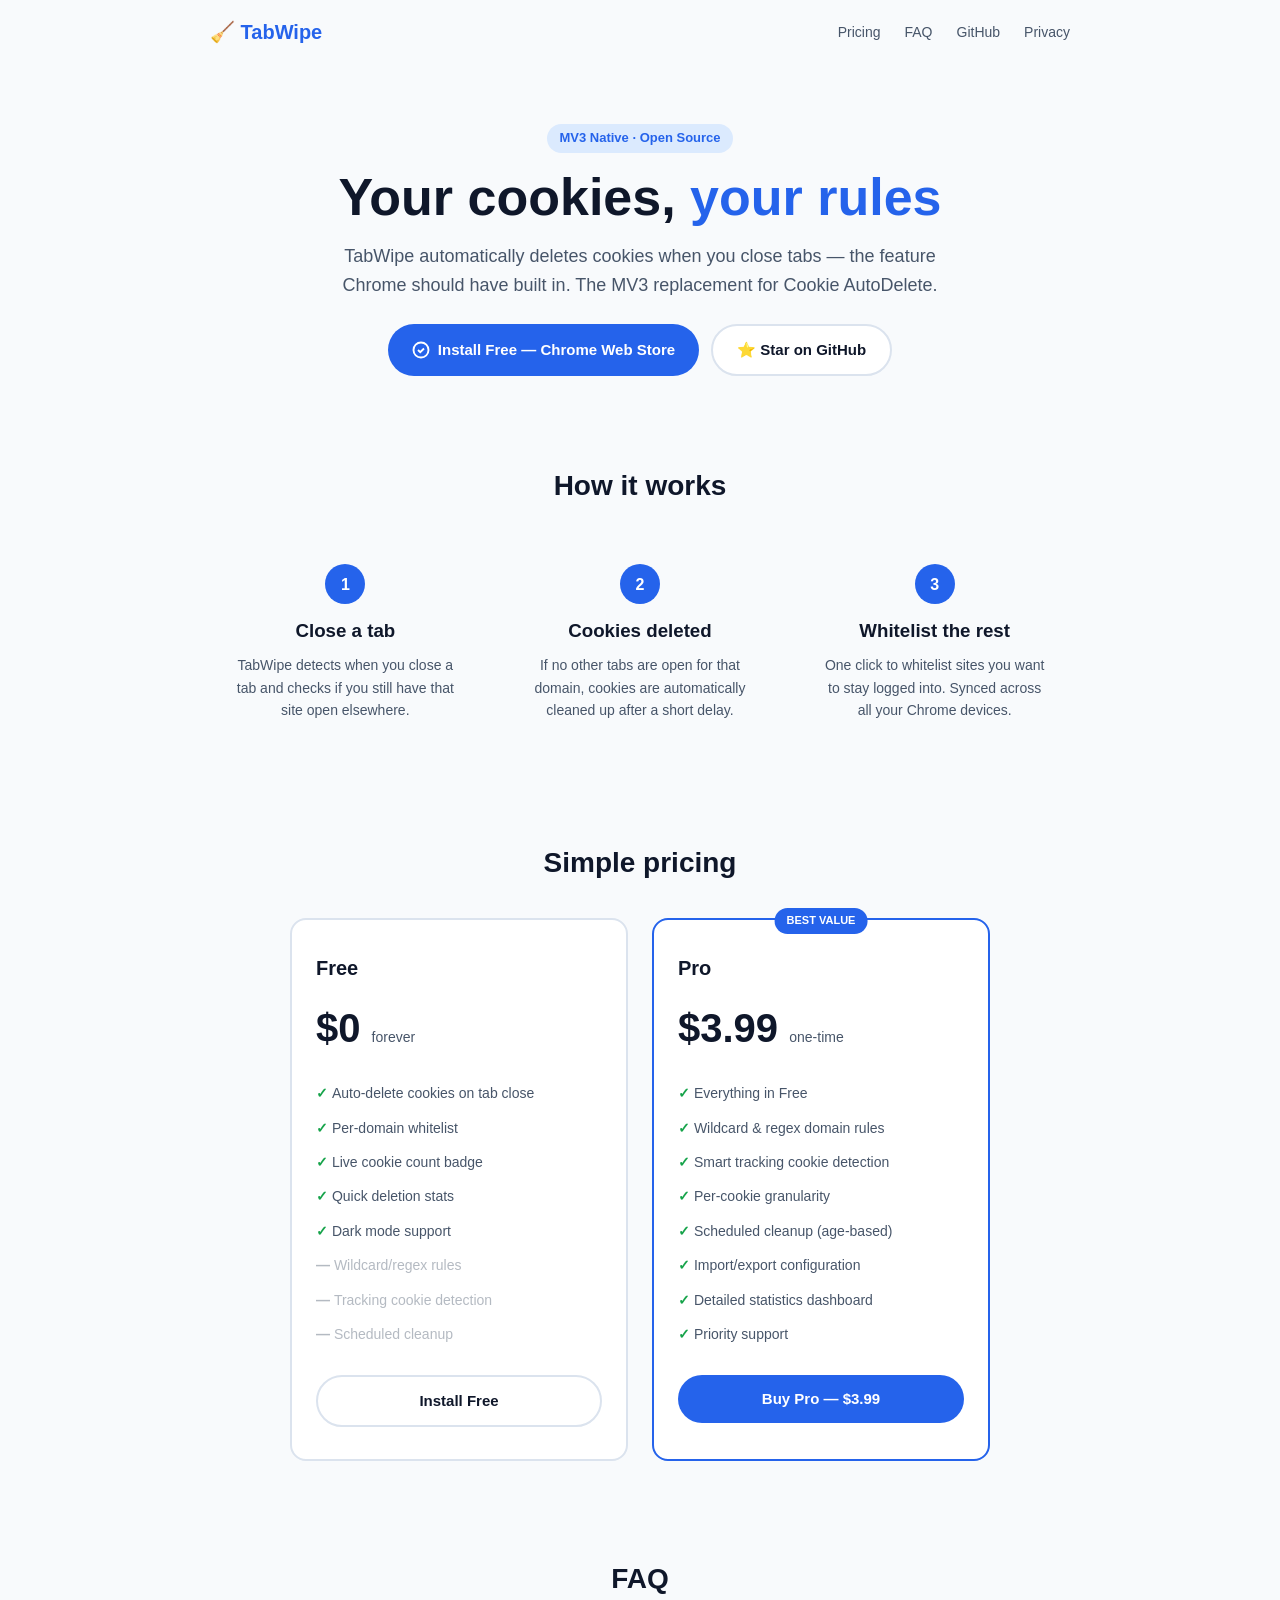
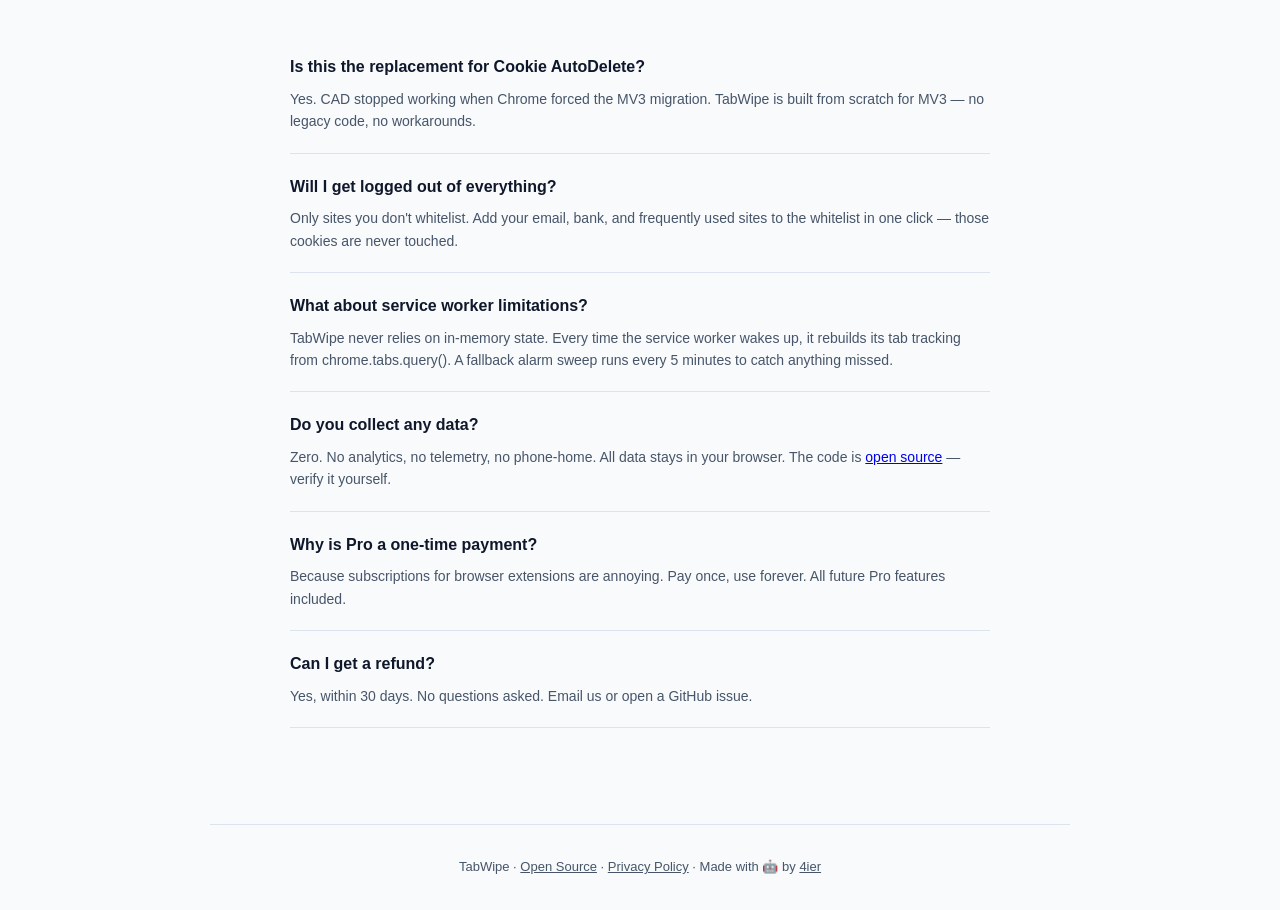
<file: docs/index.html>
<!doctype html>
<html lang="en">
  <head>
    <meta charset="utf-8" />
    <meta name="viewport" content="width=device-width, initial-scale=1" />
    <title>TabWipe — Auto-delete cookies when you close tabs</title>
    <meta name="description" content="Chrome extension that automatically deletes cookies when you close tabs. MV3 native. Open source. The replacement for Cookie AutoDelete." />
    <link rel="icon" href="../icons/icon32.png" type="image/png" />
    <style>
      :root {
        --primary: #2563eb;
        --primary-dark: #1d4ed8;
        --bg: #f8fafc;
        --surface: #ffffff;
        --text: #0f172a;
        --muted: #475569;
        --border: #dbe3ee;
        --green: #16a34a;
      }
      * { box-sizing: border-box; margin: 0; }
      body {
        font-family: -apple-system, BlinkMacSystemFont, "Segoe UI", Roboto, sans-serif;
        color: var(--text); background: var(--bg);
        line-height: 1.6;
      }
      .container { max-width: 900px; margin: 0 auto; padding: 0 20px; }

      /* Nav */
      nav { padding: 16px 0; display: flex; align-items: center; justify-content: space-between; }
      nav .logo { font-weight: 800; font-size: 20px; color: var(--primary); text-decoration: none; }
      nav .links { display: flex; gap: 24px; font-size: 14px; }
      nav .links a { color: var(--muted); text-decoration: none; }
      nav .links a:hover { color: var(--text); }

      /* Hero */
      .hero { text-align: center; padding: 60px 0 40px; }
      .hero h1 { font-size: clamp(32px, 5vw, 52px); line-height: 1.1; margin-bottom: 16px; }
      .hero h1 span { color: var(--primary); }
      .hero p { color: var(--muted); font-size: 18px; max-width: 600px; margin: 0 auto 24px; }
      .badge { display: inline-block; background: #dbeafe; color: var(--primary); font-size: 13px; font-weight: 600; padding: 4px 12px; border-radius: 999px; margin-bottom: 16px; }

      .cta-group { display: flex; gap: 12px; justify-content: center; flex-wrap: wrap; }
      .btn { display: inline-flex; align-items: center; gap: 8px; padding: 12px 24px; border-radius: 999px; font-weight: 700; font-size: 15px; text-decoration: none; transition: all 0.2s; }
      .btn-primary { background: var(--primary); color: #fff; }
      .btn-primary:hover { background: var(--primary-dark); transform: translateY(-1px); }
      .btn-outline { border: 2px solid var(--border); color: var(--text); background: var(--surface); }
      .btn-outline:hover { border-color: var(--primary); color: var(--primary); }

      /* How it works */
      .section { padding: 48px 0; }
      .section h2 { font-size: 28px; text-align: center; margin-bottom: 32px; }
      .steps { display: grid; grid-template-columns: repeat(3, 1fr); gap: 24px; }
      .step { text-align: center; padding: 24px; }
      .step-num { display: inline-flex; align-items: center; justify-content: center; width: 40px; height: 40px; border-radius: 50%; background: var(--primary); color: #fff; font-weight: 800; margin-bottom: 12px; }
      .step h3 { margin-bottom: 8px; }
      .step p { color: var(--muted); font-size: 14px; }

      /* Pricing */
      .pricing { display: grid; grid-template-columns: 1fr 1fr; gap: 24px; max-width: 700px; margin: 0 auto; }
      .price-card { background: var(--surface); border: 2px solid var(--border); border-radius: 16px; padding: 32px 24px; position: relative; }
      .price-card.featured { border-color: var(--primary); }
      .price-card.featured::before { content: "BEST VALUE"; position: absolute; top: -12px; left: 50%; transform: translateX(-50%); background: var(--primary); color: #fff; font-size: 11px; font-weight: 700; padding: 4px 12px; border-radius: 999px; }
      .price-card h3 { font-size: 20px; margin-bottom: 4px; }
      .price { font-size: 40px; font-weight: 800; margin: 12px 0; }
      .price small { font-size: 14px; color: var(--muted); font-weight: 400; }
      .price-card ul { list-style: none; padding: 0; margin: 16px 0 24px; }
      .price-card li { padding: 6px 0; font-size: 14px; color: var(--muted); }
      .price-card li::before { content: "✓ "; color: var(--green); font-weight: 700; }
      .price-card li.disabled { opacity: 0.4; }
      .price-card li.disabled::before { content: "— "; color: var(--muted); }

      /* FAQ */
      .faq { max-width: 700px; margin: 0 auto; }
      .faq-item { border-bottom: 1px solid var(--border); padding: 20px 0; }
      .faq-item h3 { font-size: 16px; margin-bottom: 8px; }
      .faq-item p { color: var(--muted); font-size: 14px; }

      /* Footer */
      footer { padding: 32px 0; border-top: 1px solid var(--border); margin-top: 48px; text-align: center; color: var(--muted); font-size: 13px; }
      footer a { color: var(--muted); }

      @media (max-width: 640px) {
        .steps { grid-template-columns: 1fr; }
        .pricing { grid-template-columns: 1fr; }
      }

      @media (prefers-color-scheme: dark) {
        :root { --bg: #0b1220; --surface: #0f172a; --text: #e2e8f0; --muted: #94a3b8; --border: #1f2937; }
        .badge { background: #1e3a5f; }
      }
    </style>
  </head>
  <body>
    <div class="container">
      <nav>
        <a href="/" class="logo">🧹 TabWipe</a>
        <div class="links">
          <a href="#pricing">Pricing</a>
          <a href="#faq">FAQ</a>
          <a href="https://github.com/4ier/tabwipe" target="_blank">GitHub</a>
          <a href="privacy.html">Privacy</a>
        </div>
      </nav>

      <section class="hero">
        <div class="badge">MV3 Native · Open Source</div>
        <h1>Your cookies, <span>your rules</span></h1>
        <p>TabWipe automatically deletes cookies when you close tabs — the feature Chrome should have built in. The MV3 replacement for Cookie AutoDelete.</p>
        <div class="cta-group">
          <a class="btn btn-primary" href="#" id="installBtn">
            <svg width="18" height="18" viewBox="0 0 24 24" fill="none" stroke="currentColor" stroke-width="2.5"><circle cx="12" cy="12" r="10"/><path d="M8 12l3 3 5-5"/></svg>
            Install Free — Chrome Web Store
          </a>
          <a class="btn btn-outline" href="https://github.com/4ier/tabwipe" target="_blank">
            ⭐ Star on GitHub
          </a>
        </div>
      </section>

      <section class="section">
        <h2>How it works</h2>
        <div class="steps">
          <div class="step">
            <div class="step-num">1</div>
            <h3>Close a tab</h3>
            <p>TabWipe detects when you close a tab and checks if you still have that site open elsewhere.</p>
          </div>
          <div class="step">
            <div class="step-num">2</div>
            <h3>Cookies deleted</h3>
            <p>If no other tabs are open for that domain, cookies are automatically cleaned up after a short delay.</p>
          </div>
          <div class="step">
            <div class="step-num">3</div>
            <h3>Whitelist the rest</h3>
            <p>One click to whitelist sites you want to stay logged into. Synced across all your Chrome devices.</p>
          </div>
        </div>
      </section>

      <section class="section" id="pricing">
        <h2>Simple pricing</h2>
        <div class="pricing">
          <div class="price-card">
            <h3>Free</h3>
            <div class="price">$0 <small>forever</small></div>
            <ul>
              <li>Auto-delete cookies on tab close</li>
              <li>Per-domain whitelist</li>
              <li>Live cookie count badge</li>
              <li>Quick deletion stats</li>
              <li>Dark mode support</li>
              <li class="disabled">Wildcard/regex rules</li>
              <li class="disabled">Tracking cookie detection</li>
              <li class="disabled">Scheduled cleanup</li>
            </ul>
            <a class="btn btn-outline" href="#" style="width:100%;justify-content:center;">Install Free</a>
          </div>
          <div class="price-card featured">
            <h3>Pro</h3>
            <div class="price">$3.99 <small>one-time</small></div>
            <ul>
              <li>Everything in Free</li>
              <li>Wildcard & regex domain rules</li>
              <li>Smart tracking cookie detection</li>
              <li>Per-cookie granularity</li>
              <li>Scheduled cleanup (age-based)</li>
              <li>Import/export configuration</li>
              <li>Detailed statistics dashboard</li>
              <li>Priority support</li>
            </ul>
            <a class="btn btn-primary" href="#" style="width:100%;justify-content:center;" id="buyBtn">Buy Pro — $3.99</a>
          </div>
        </div>
      </section>

      <section class="section" id="faq">
        <h2>FAQ</h2>
        <div class="faq">
          <div class="faq-item">
            <h3>Is this the replacement for Cookie AutoDelete?</h3>
            <p>Yes. CAD stopped working when Chrome forced the MV3 migration. TabWipe is built from scratch for MV3 — no legacy code, no workarounds.</p>
          </div>
          <div class="faq-item">
            <h3>Will I get logged out of everything?</h3>
            <p>Only sites you don't whitelist. Add your email, bank, and frequently used sites to the whitelist in one click — those cookies are never touched.</p>
          </div>
          <div class="faq-item">
            <h3>What about service worker limitations?</h3>
            <p>TabWipe never relies on in-memory state. Every time the service worker wakes up, it rebuilds its tab tracking from chrome.tabs.query(). A fallback alarm sweep runs every 5 minutes to catch anything missed.</p>
          </div>
          <div class="faq-item">
            <h3>Do you collect any data?</h3>
            <p>Zero. No analytics, no telemetry, no phone-home. All data stays in your browser. The code is <a href="https://github.com/4ier/tabwipe">open source</a> — verify it yourself.</p>
          </div>
          <div class="faq-item">
            <h3>Why is Pro a one-time payment?</h3>
            <p>Because subscriptions for browser extensions are annoying. Pay once, use forever. All future Pro features included.</p>
          </div>
          <div class="faq-item">
            <h3>Can I get a refund?</h3>
            <p>Yes, within 30 days. No questions asked. Email us or open a GitHub issue.</p>
          </div>
        </div>
      </section>

      <footer>
        <p>TabWipe · <a href="https://github.com/4ier/tabwipe">Open Source</a> · <a href="privacy.html">Privacy Policy</a> · Made with 🤖 by <a href="https://github.com/4ier">4ier</a></p>
      </footer>
    </div>
  </body>
</html>
</file>
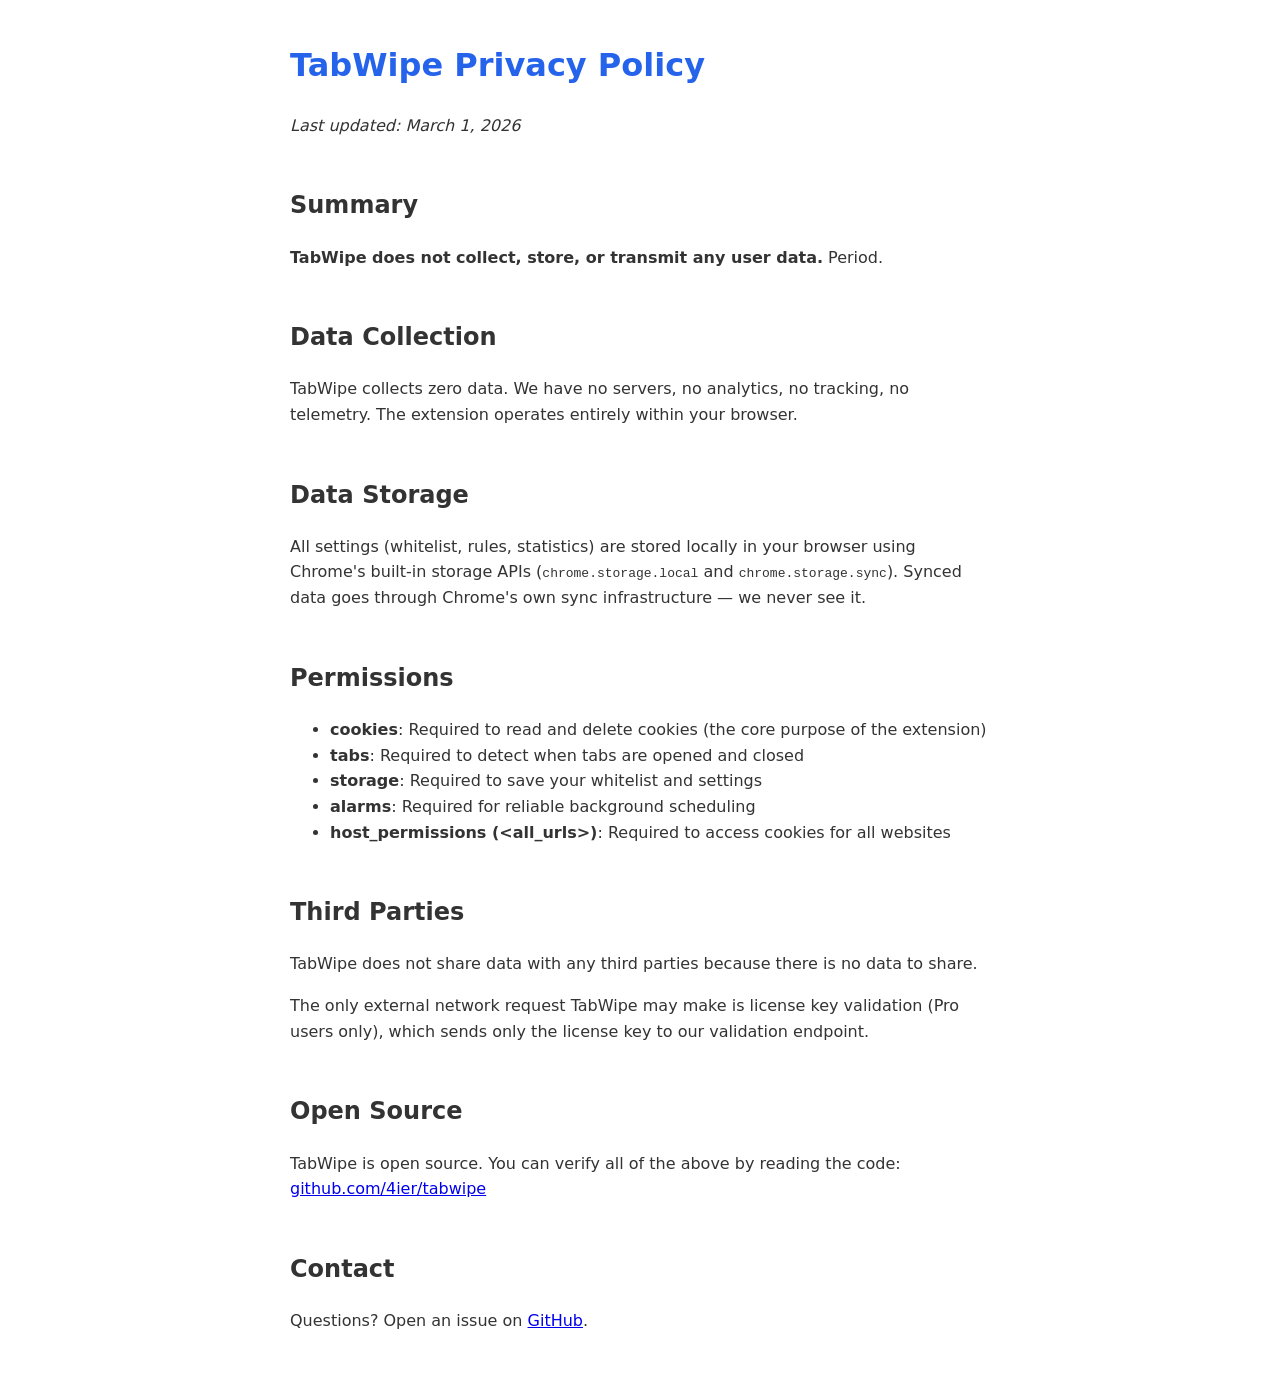
<file: docs/privacy.html>
<!doctype html>
<html lang="en">
<head>
<meta charset="utf-8">
<meta name="viewport" content="width=device-width, initial-scale=1">
<title>TabWipe - Privacy Policy</title>
<style>
body { max-width: 700px; margin: 40px auto; padding: 0 20px; font-family: -apple-system, system-ui, sans-serif; line-height: 1.6; color: #333; }
h1 { color: #2563EB; }
h2 { margin-top: 2em; }
</style>
</head>
<body>
<h1>TabWipe Privacy Policy</h1>
<p><em>Last updated: March 1, 2026</em></p>

<h2>Summary</h2>
<p><strong>TabWipe does not collect, store, or transmit any user data.</strong> Period.</p>

<h2>Data Collection</h2>
<p>TabWipe collects zero data. We have no servers, no analytics, no tracking, no telemetry. The extension operates entirely within your browser.</p>

<h2>Data Storage</h2>
<p>All settings (whitelist, rules, statistics) are stored locally in your browser using Chrome's built-in storage APIs (<code>chrome.storage.local</code> and <code>chrome.storage.sync</code>). Synced data goes through Chrome's own sync infrastructure — we never see it.</p>

<h2>Permissions</h2>
<ul>
<li><strong>cookies</strong>: Required to read and delete cookies (the core purpose of the extension)</li>
<li><strong>tabs</strong>: Required to detect when tabs are opened and closed</li>
<li><strong>storage</strong>: Required to save your whitelist and settings</li>
<li><strong>alarms</strong>: Required for reliable background scheduling</li>
<li><strong>host_permissions (&lt;all_urls&gt;)</strong>: Required to access cookies for all websites</li>
</ul>

<h2>Third Parties</h2>
<p>TabWipe does not share data with any third parties because there is no data to share.</p>
<p>The only external network request TabWipe may make is license key validation (Pro users only), which sends only the license key to our validation endpoint.</p>

<h2>Open Source</h2>
<p>TabWipe is open source. You can verify all of the above by reading the code: <a href="https://github.com/4ier/tabwipe">github.com/4ier/tabwipe</a></p>

<h2>Contact</h2>
<p>Questions? Open an issue on <a href="https://github.com/4ier/tabwipe/issues">GitHub</a>.</p>
</body>
</html>
</file>
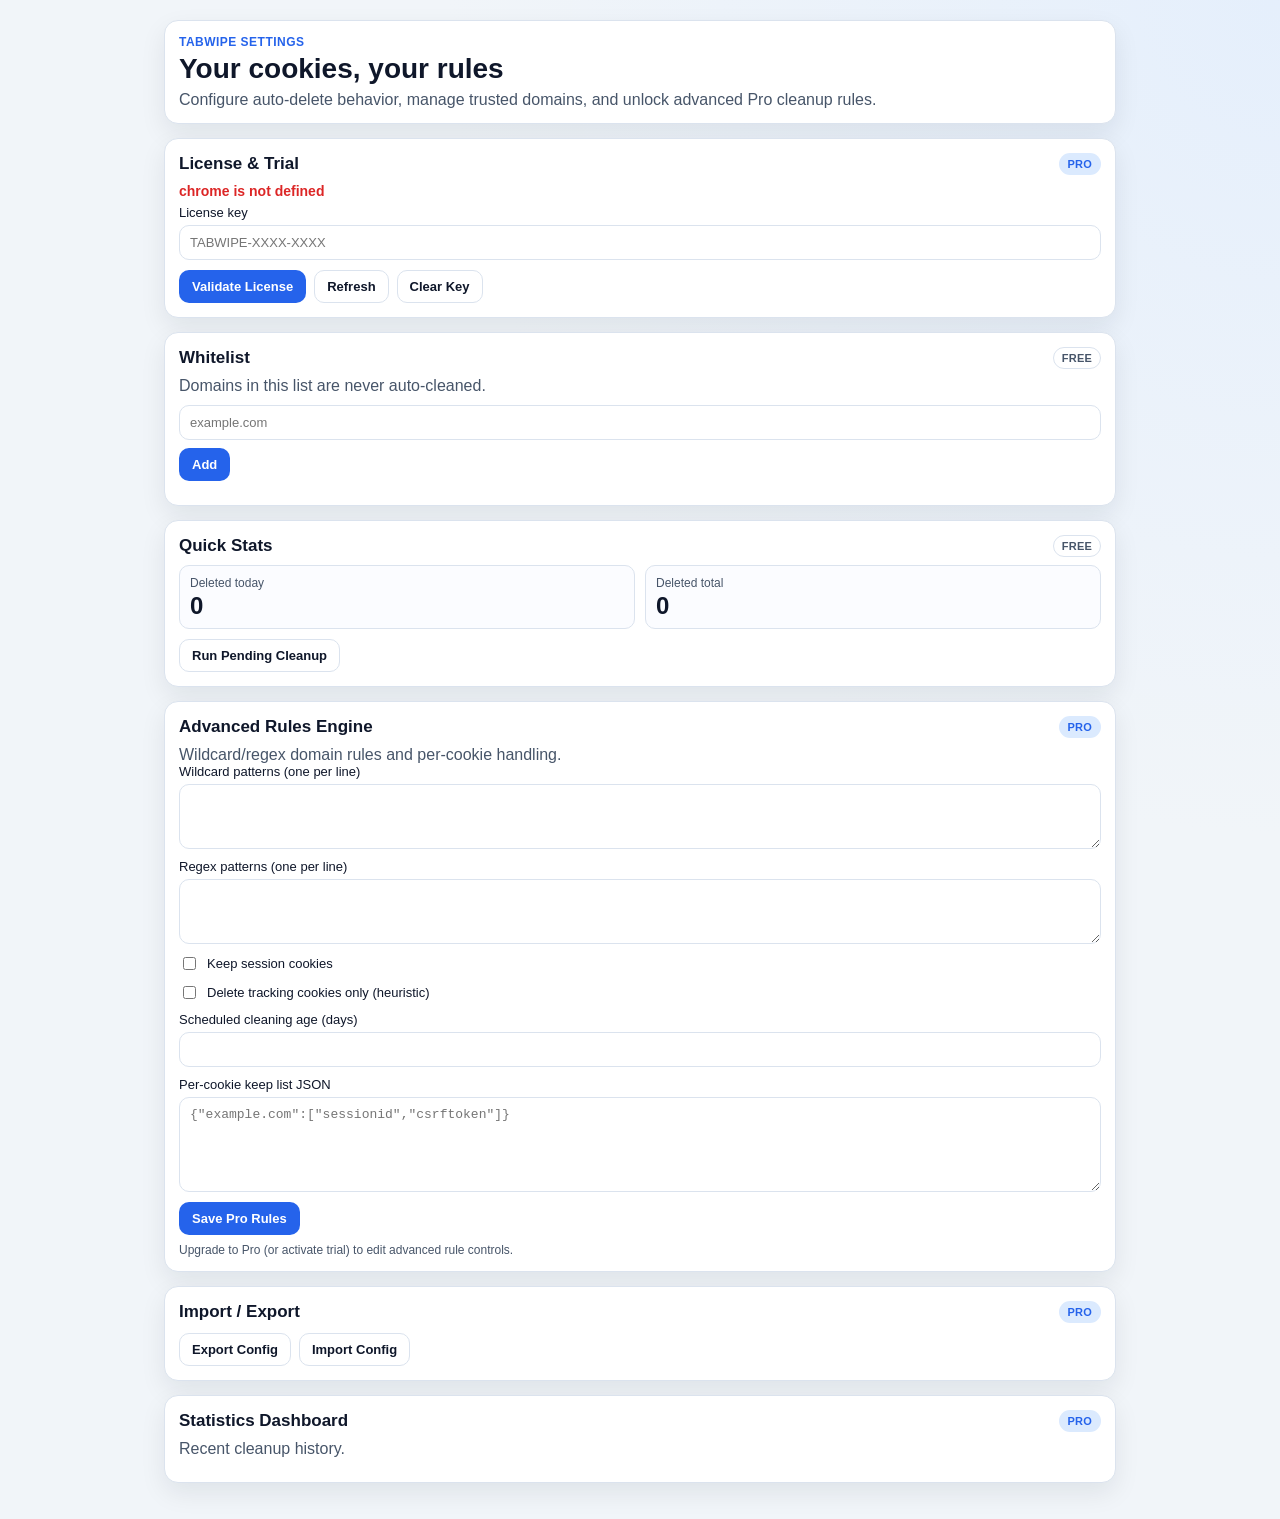
<file: options/options.html>
<!doctype html>
<html lang="en">
  <head>
    <meta charset="utf-8" />
    <meta name="viewport" content="width=device-width, initial-scale=1" />
    <title>TabWipe Settings</title>
    <link rel="stylesheet" href="options.css" />
  </head>
  <body>
    <main class="page">
      <header class="hero panel">
        <div>
          <p class="eyebrow">TabWipe Settings</p>
          <h1>Your cookies, your rules</h1>
          <p class="subtext">
            Configure auto-delete behavior, manage trusted domains, and unlock
            advanced Pro cleanup rules.
          </p>
        </div>
      </header>

      <section class="panel" id="licenseSection">
        <div class="panel-head">
          <h2>License & Trial</h2>
          <span class="pro-badge">Pro</span>
        </div>
        <p id="licenseStatus" class="status">Checking license status...</p>
        <p id="trialStatus" class="muted"></p>

        <div class="field-grid">
          <label class="field">
            <span>License key</span>
            <input id="licenseKeyInput" type="text" placeholder="TABWIPE-XXXX-XXXX" />
          </label>
        </div>

        <div class="row">
          <button id="verifyLicenseBtn" class="button button-primary" type="button">
            Validate License
          </button>
          <button id="refreshLicenseBtn" class="button" type="button">Refresh</button>
          <button id="clearLicenseBtn" class="button" type="button">Clear Key</button>
        </div>
      </section>

      <section class="panel">
        <div class="panel-head">
          <h2>Whitelist</h2>
          <span class="chip">Free</span>
        </div>
        <p class="muted">Domains in this list are never auto-cleaned.</p>

        <form id="whitelistForm" class="row">
          <input
            id="whitelistDomain"
            type="text"
            placeholder="example.com"
            autocomplete="off"
            required
          />
          <button class="button button-primary" type="submit">Add</button>
        </form>

        <ul id="whitelistList" class="list"></ul>
      </section>

      <section class="panel">
        <div class="panel-head">
          <h2>Quick Stats</h2>
          <span class="chip">Free</span>
        </div>

        <div class="stats-grid">
          <article class="stat-card">
            <span class="label">Deleted today</span>
            <strong id="todayDeleted">0</strong>
          </article>
          <article class="stat-card">
            <span class="label">Deleted total</span>
            <strong id="totalDeleted">0</strong>
          </article>
        </div>

        <div class="row">
          <button id="runCleanupNow" class="button" type="button">Run Pending Cleanup</button>
        </div>
      </section>

      <section class="panel pro-panel" id="rulesPanel">
        <div class="panel-head">
          <h2>Advanced Rules Engine</h2>
          <span class="pro-badge">Pro</span>
        </div>

        <p class="muted">Wildcard/regex domain rules and per-cookie handling.</p>

        <div class="field-grid pro-only-group">
          <label class="field">
            <span>Wildcard patterns (one per line)</span>
            <textarea id="wildcardPatterns" rows="3" class="pro-only"></textarea>
          </label>

          <label class="field">
            <span>Regex patterns (one per line)</span>
            <textarea id="regexPatterns" rows="3" class="pro-only"></textarea>
          </label>

          <label class="field inline-field">
            <input id="keepSessionCookies" type="checkbox" class="pro-only" />
            <span>Keep session cookies</span>
          </label>

          <label class="field inline-field">
            <input id="deleteTrackingCookiesOnly" type="checkbox" class="pro-only" />
            <span>Delete tracking cookies only (heuristic)</span>
          </label>

          <label class="field">
            <span>Scheduled cleaning age (days)</span>
            <input id="scheduledCleaningDays" type="number" min="0" class="pro-only" />
          </label>

          <label class="field">
            <span>Per-cookie keep list JSON</span>
            <textarea
              id="perCookieAllowlist"
              rows="5"
              class="pro-only"
              placeholder='{"example.com":["sessionid","csrftoken"]}'
            ></textarea>
          </label>
        </div>

        <div class="row">
          <button id="saveRulesBtn" class="button button-primary pro-only" type="button">
            Save Pro Rules
          </button>
        </div>

        <p id="upgradeHint" class="upgrade-hint">
          Upgrade to Pro (or activate trial) to edit advanced rule controls.
        </p>
      </section>

      <section class="panel pro-panel" id="importExportPanel">
        <div class="panel-head">
          <h2>Import / Export</h2>
          <span class="pro-badge">Pro</span>
        </div>

        <div class="row">
          <button id="exportConfigBtn" class="button pro-only" type="button">
            Export Config
          </button>
          <label class="button pro-only" for="importConfigInput">Import Config</label>
          <input id="importConfigInput" type="file" accept="application/json" hidden />
        </div>
      </section>

      <section class="panel pro-panel" id="dashboardPanel">
        <div class="panel-head">
          <h2>Statistics Dashboard</h2>
          <span class="pro-badge">Pro</span>
        </div>

        <p class="muted">Recent cleanup history.</p>
        <ul id="historyList" class="list history-list"></ul>
      </section>
    </main>

    <script type="module" src="options.js"></script>
  </body>
</html>
</file>
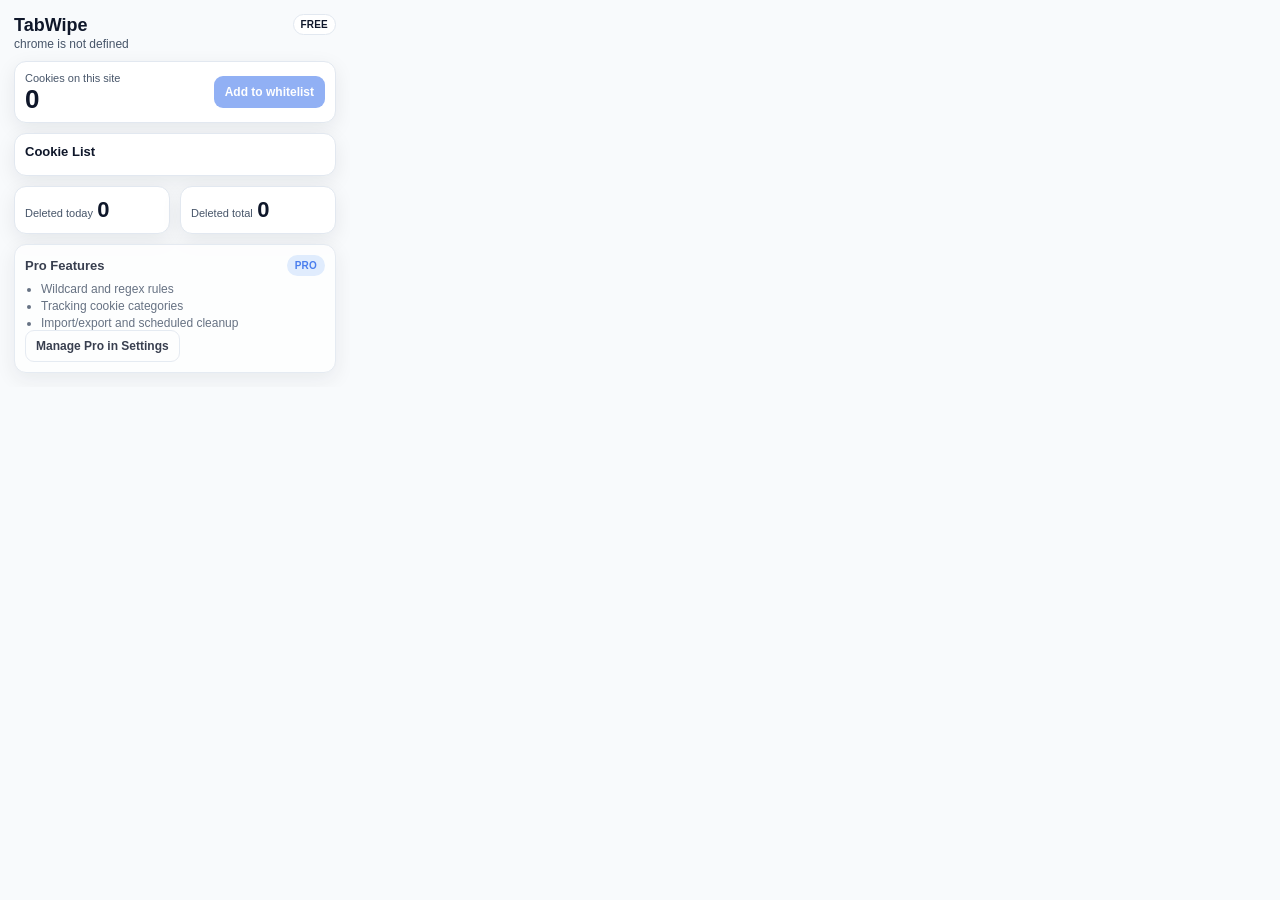
<file: popup/popup.html>
<!doctype html>
<html lang="en">
  <head>
    <meta charset="utf-8" />
    <meta name="viewport" content="width=device-width, initial-scale=1" />
    <title>TabWipe</title>
    <link rel="stylesheet" href="popup.css" />
  </head>
  <body>
    <main class="popup">
      <header class="header">
        <div>
          <h1>TabWipe</h1>
          <p id="domainLabel" class="muted">No active website</p>
        </div>
        <span id="licenseBadge" class="pill">Free</span>
      </header>

      <section class="card summary">
        <div class="stat">
          <span class="label">Cookies on this site</span>
          <strong id="cookieCount">0</strong>
        </div>
        <button id="whitelistToggle" class="button button-primary" type="button" disabled>
          Add to whitelist
        </button>
      </section>

      <section class="card">
        <div class="section-header">
          <h2>Cookie List</h2>
        </div>
        <ul id="cookieList" class="cookie-list"></ul>
      </section>

      <section class="stats-grid">
        <article class="card stat-card">
          <span class="label">Deleted today</span>
          <strong id="todayDeleted">0</strong>
        </article>
        <article class="card stat-card">
          <span class="label">Deleted total</span>
          <strong id="totalDeleted">0</strong>
        </article>
      </section>

      <section class="card pro-teaser">
        <div class="section-header">
          <h2>Pro Features</h2>
          <span class="pro-badge">Pro</span>
        </div>
        <ul class="muted pro-list">
          <li>Wildcard and regex rules</li>
          <li>Tracking cookie categories</li>
          <li>Import/export and scheduled cleanup</li>
        </ul>
        <button id="openOptions" class="button button-outline" type="button">
          Manage Pro in Settings
        </button>
      </section>
    </main>

    <script type="module" src="popup.js"></script>
  </body>
</html>
</file>
<file: options/options.css>
:root {
  --primary: #2563eb;
  --primary-strong: #1d4ed8;
  --primary-soft: #dbeafe;
  --bg: #f1f5f9;
  --surface: #ffffff;
  --text: #0f172a;
  --muted: #475569;
  --border: #dbe3ee;
  --danger: #dc2626;
  --shadow: 0 10px 26px rgba(15, 23, 42, 0.08);
}

@media (prefers-color-scheme: dark) {
  :root {
    --primary: #3b82f6;
    --primary-strong: #2563eb;
    --primary-soft: #1e293b;
    --bg: #0b1220;
    --surface: #0f172a;
    --text: #e2e8f0;
    --muted: #94a3b8;
    --border: #1f2937;
    --danger: #f87171;
    --shadow: 0 12px 30px rgba(0, 0, 0, 0.4);
  }
}

* {
  box-sizing: border-box;
}

body {
  margin: 0;
  font-family: -apple-system, BlinkMacSystemFont, "Segoe UI", Roboto, sans-serif;
  color: var(--text);
  background:
    radial-gradient(circle at top right, color-mix(in srgb, var(--primary-soft) 55%, transparent), transparent 42%),
    var(--bg);
}

.page {
  max-width: 980px;
  margin: 0 auto;
  padding: 20px 14px 36px;
  display: grid;
  gap: 14px;
}

.panel {
  background: var(--surface);
  border: 1px solid var(--border);
  border-radius: 14px;
  padding: 14px;
  box-shadow: var(--shadow);
}

.hero h1 {
  margin: 0;
  font-size: 28px;
  line-height: 1.15;
}

.eyebrow {
  margin: 0 0 4px;
  font-size: 12px;
  font-weight: 700;
  text-transform: uppercase;
  letter-spacing: 0.04em;
  color: var(--primary);
}

.subtext,
.muted {
  margin: 6px 0 0;
  color: var(--muted);
}

h2 {
  margin: 0;
  font-size: 17px;
}

.panel-head {
  display: flex;
  align-items: center;
  justify-content: space-between;
  gap: 10px;
  margin-bottom: 8px;
}

.chip,
.pro-badge {
  border-radius: 999px;
  font-size: 11px;
  font-weight: 700;
  padding: 4px 8px;
  border: 1px solid var(--border);
  text-transform: uppercase;
  letter-spacing: 0.02em;
}

.chip {
  background: transparent;
  color: var(--muted);
}

.pro-badge {
  border-color: transparent;
  background: var(--primary-soft);
  color: var(--primary);
}

.field-grid {
  display: grid;
  gap: 10px;
}

.field {
  display: grid;
  gap: 5px;
  font-size: 13px;
}

.inline-field {
  grid-template-columns: auto 1fr;
  align-items: center;
  column-gap: 8px;
}

input[type="text"],
input[type="number"],
textarea {
  width: 100%;
  border: 1px solid var(--border);
  border-radius: 10px;
  background: var(--surface);
  color: var(--text);
  padding: 9px 10px;
  font-size: 13px;
}

textarea {
  resize: vertical;
}

.row {
  display: flex;
  gap: 8px;
  align-items: center;
  flex-wrap: wrap;
  margin-top: 10px;
}

.button {
  border: 1px solid var(--border);
  border-radius: 10px;
  background: transparent;
  color: var(--text);
  padding: 8px 12px;
  font-size: 13px;
  font-weight: 600;
  cursor: pointer;
  transition: transform 140ms ease, opacity 160ms ease, background-color 150ms ease;
}

.button:hover {
  transform: translateY(-1px);
}

.button:active {
  transform: scale(0.98);
}

.button:disabled {
  opacity: 0.5;
  cursor: not-allowed;
  transform: none;
}

.button-primary {
  border-color: transparent;
  background: var(--primary);
  color: #fff;
}

.button-primary:hover {
  background: var(--primary-strong);
}

.status {
  margin: 0;
  font-size: 14px;
  font-weight: 600;
}

.stats-grid {
  margin-top: 8px;
  display: grid;
  grid-template-columns: repeat(2, minmax(0, 1fr));
  gap: 10px;
}

.stat-card {
  background: color-mix(in srgb, var(--surface) 88%, var(--primary-soft));
  border: 1px solid var(--border);
  border-radius: 10px;
  padding: 10px;
}

.label {
  display: block;
  color: var(--muted);
  font-size: 12px;
}

.stat-card strong {
  display: block;
  margin-top: 4px;
  font-size: 24px;
  line-height: 1;
}

.list {
  margin: 10px 0 0;
  padding: 0;
  list-style: none;
  display: grid;
  gap: 6px;
}

.list-item {
  border: 1px solid var(--border);
  border-radius: 10px;
  padding: 8px 10px;
  display: flex;
  justify-content: space-between;
  align-items: center;
  gap: 8px;
}

.remove-btn {
  border: 0;
  border-radius: 8px;
  background: transparent;
  color: var(--danger);
  font-size: 12px;
  font-weight: 700;
  cursor: pointer;
  padding: 4px 6px;
}

.pro-panel {
  position: relative;
}

.pro-panel.locked {
  opacity: 0.72;
}

.upgrade-hint {
  margin: 8px 0 0;
  color: var(--muted);
  font-size: 12px;
}

.upgrade-hint.hidden {
  display: none;
}

.history-list {
  max-height: 220px;
  overflow: auto;
}

.history-meta {
  font-size: 12px;
  color: var(--muted);
}

@media (max-width: 740px) {
  .hero h1 {
    font-size: 23px;
  }

  .stats-grid {
    grid-template-columns: 1fr;
  }
}
</file>
<file: popup/popup.css>
:root {
  --primary: #2563eb;
  --primary-soft: #dbeafe;
  --bg: #f8fafc;
  --card: #ffffff;
  --text: #0f172a;
  --muted: #475569;
  --border: #e2e8f0;
  --shadow: 0 6px 20px rgba(15, 23, 42, 0.08);
}

@media (prefers-color-scheme: dark) {
  :root {
    --primary: #3b82f6;
    --primary-soft: #1e293b;
    --bg: #0b1220;
    --card: #111827;
    --text: #e2e8f0;
    --muted: #94a3b8;
    --border: #1f2937;
    --shadow: 0 10px 26px rgba(0, 0, 0, 0.35);
  }
}

* {
  box-sizing: border-box;
}

body {
  margin: 0;
  width: 350px;
  max-height: 500px;
  overflow: hidden;
  font-family: -apple-system, BlinkMacSystemFont, "Segoe UI", Roboto, sans-serif;
  background: var(--bg);
  color: var(--text);
}

.popup {
  padding: 14px;
  display: flex;
  flex-direction: column;
  gap: 10px;
  max-height: 500px;
  overflow: auto;
}

.header {
  display: flex;
  justify-content: space-between;
  align-items: flex-start;
  gap: 8px;
}

h1,
h2,
p {
  margin: 0;
}

h1 {
  font-size: 18px;
  line-height: 1.25;
}

h2 {
  font-size: 13px;
}

.muted {
  color: var(--muted);
  font-size: 12px;
}

.card {
  background: var(--card);
  border: 1px solid var(--border);
  border-radius: 12px;
  box-shadow: var(--shadow);
  padding: 10px;
  transition: transform 150ms ease, border-color 180ms ease;
}

.card:hover {
  transform: translateY(-1px);
}

.summary {
  display: flex;
  justify-content: space-between;
  align-items: center;
  gap: 10px;
}

.stat {
  display: flex;
  flex-direction: column;
  gap: 2px;
}

.label {
  font-size: 11px;
  color: var(--muted);
}

.stat strong {
  font-size: 26px;
  line-height: 1;
}

.button {
  border-radius: 9px;
  border: 1px solid transparent;
  padding: 8px 10px;
  font-size: 12px;
  font-weight: 600;
  cursor: pointer;
  transition: opacity 150ms ease, transform 150ms ease, background-color 150ms ease;
}

.button:active {
  transform: scale(0.98);
}

.button:disabled {
  opacity: 0.5;
  cursor: not-allowed;
}

.button-primary {
  background: var(--primary);
  color: #fff;
}

.button-outline {
  background: transparent;
  color: var(--text);
  border-color: var(--border);
}

.section-header {
  display: flex;
  align-items: center;
  justify-content: space-between;
  margin-bottom: 6px;
}

.cookie-list {
  list-style: none;
  margin: 0;
  padding: 0;
  max-height: 145px;
  overflow: auto;
  display: flex;
  flex-direction: column;
  gap: 6px;
}

.cookie-item {
  border: 1px solid var(--border);
  border-radius: 8px;
  padding: 6px;
  background: color-mix(in srgb, var(--card) 86%, var(--primary-soft));
}

.cookie-item .name {
  font-size: 12px;
  font-weight: 600;
  display: block;
}

.cookie-item .meta {
  font-size: 11px;
  color: var(--muted);
}

.pill,
.pro-badge {
  font-size: 10px;
  font-weight: 700;
  text-transform: uppercase;
  letter-spacing: 0.02em;
  border-radius: 999px;
  padding: 4px 7px;
  border: 1px solid var(--border);
}

.pill {
  background: var(--card);
}

.pro-badge {
  background: var(--primary-soft);
  color: var(--primary);
  border-color: transparent;
}

.stats-grid {
  display: grid;
  grid-template-columns: repeat(2, minmax(0, 1fr));
  gap: 10px;
}

.stat-card strong {
  margin-top: 4px;
  font-size: 22px;
}

.pro-teaser {
  opacity: 0.82;
}

.pro-list {
  margin: 0;
  padding-left: 16px;
  display: grid;
  gap: 3px;
  font-size: 12px;
}
</file>
